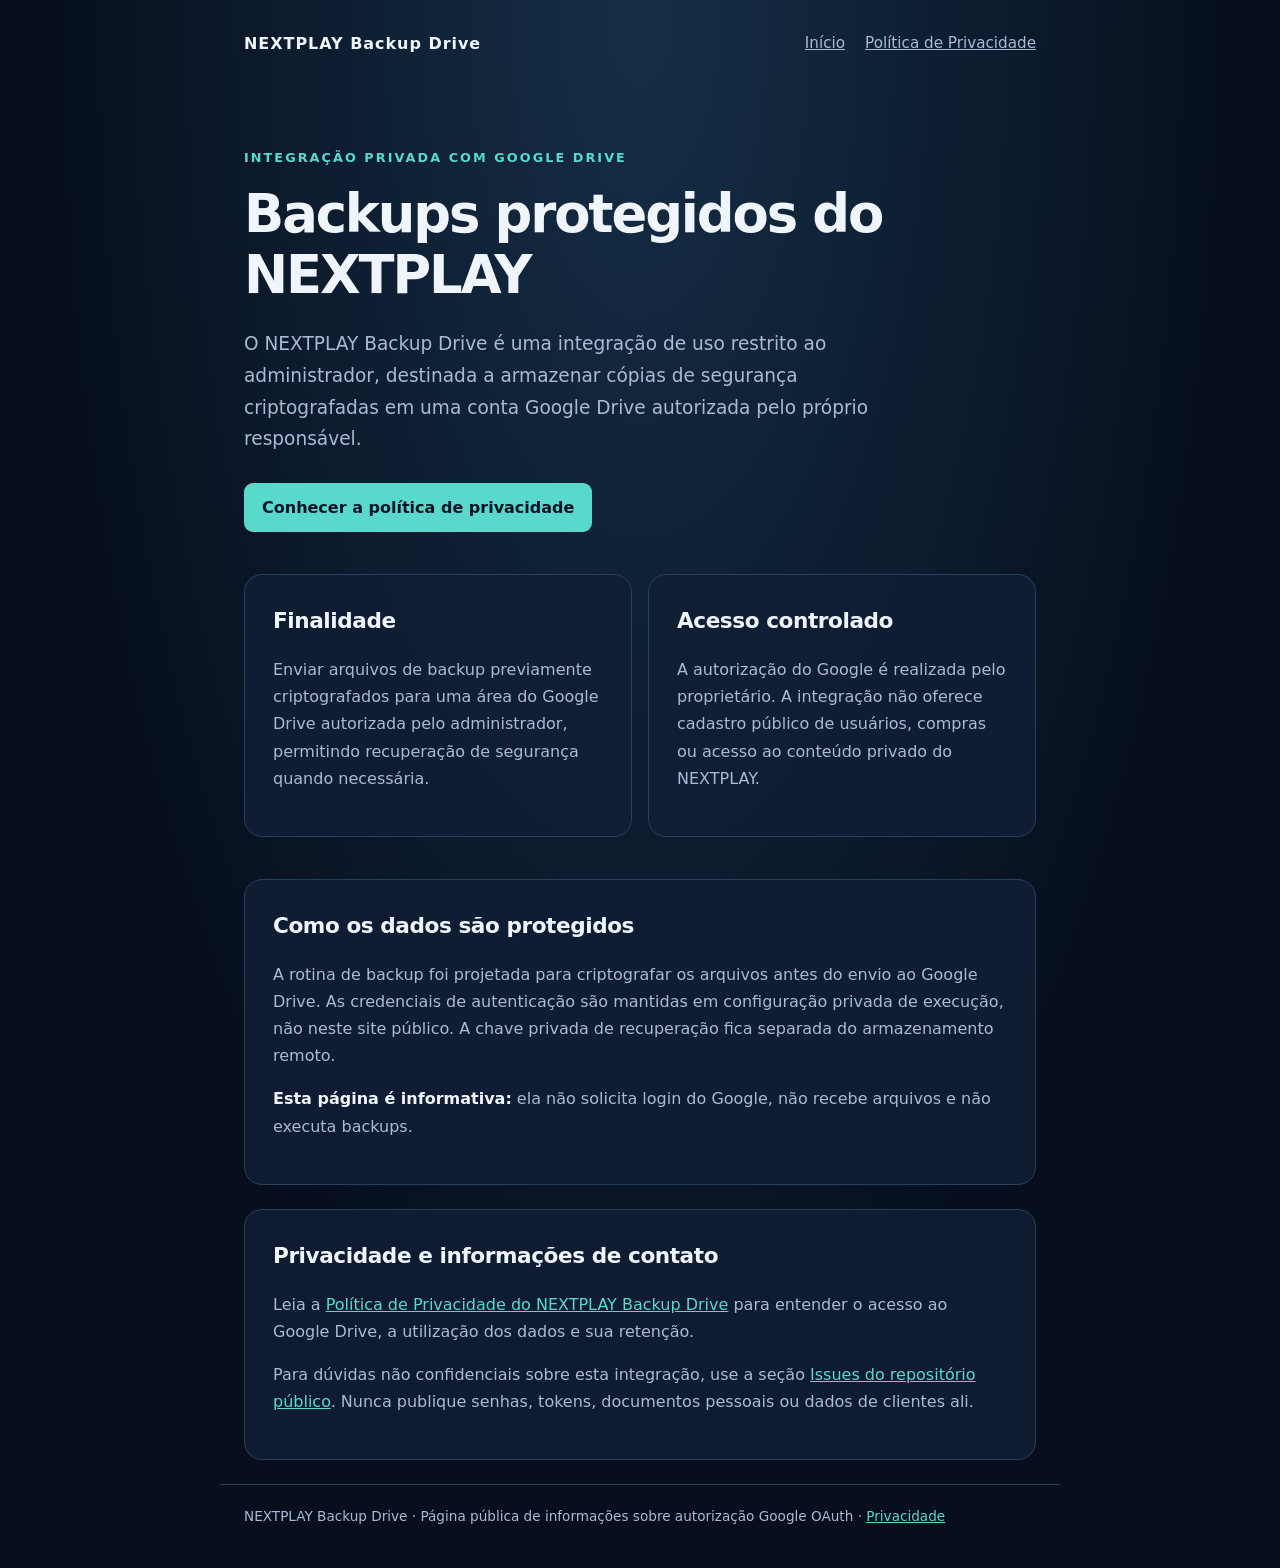
<file: index.html>
<!doctype html>
<html lang="pt-BR">
<head>
  <meta charset="utf-8">
  <meta name="viewport" content="width=device-width, initial-scale=1">
  <meta name="description" content="NEXTPLAY Backup Drive: integração privada para armazenar cópias criptografadas de segurança no Google Drive.">
  <title>NEXTPLAY Backup Drive — Sobre a integração</title>
  <link rel="stylesheet" href="style.css">
</head>
<body>
  <header>
    <a class="brand" href="./">NEXTPLAY Backup Drive</a>
    <nav aria-label="Navegação"><a href="./">Início</a><a href="privacidade.html">Política de Privacidade</a></nav>
  </header>
  <main>
    <section class="hero">
      <div class="kicker">Integração privada com Google Drive</div>
      <h1>Backups protegidos do NEXTPLAY</h1>
      <p class="lead">O NEXTPLAY Backup Drive é uma integração de uso restrito ao administrador, destinada a armazenar cópias de segurança criptografadas em uma conta Google Drive autorizada pelo próprio responsável.</p>
      <a class="button" href="privacidade.html">Conhecer a política de privacidade</a>
    </section>
    <section class="panels" aria-label="Como funciona">
      <div class="panel">
        <h2>Finalidade</h2>
        <p>Enviar arquivos de backup previamente criptografados para uma área do Google Drive autorizada pelo administrador, permitindo recuperação de segurança quando necessária.</p>
      </div>
      <div class="panel">
        <h2>Acesso controlado</h2>
        <p>A autorização do Google é realizada pelo proprietário. A integração não oferece cadastro público de usuários, compras ou acesso ao conteúdo privado do NEXTPLAY.</p>
      </div>
    </section>
    <section class="panel">
      <h2>Como os dados são protegidos</h2>
      <p>A rotina de backup foi projetada para criptografar os arquivos antes do envio ao Google Drive. As credenciais de autenticação são mantidas em configuração privada de execução, não neste site público. A chave privada de recuperação fica separada do armazenamento remoto.</p>
      <p><strong>Esta página é informativa:</strong> ela não solicita login do Google, não recebe arquivos e não executa backups.</p>
    </section>
    <section class="panel">
      <h2>Privacidade e informações de contato</h2>
      <p>Leia a <a href="privacidade.html">Política de Privacidade do NEXTPLAY Backup Drive</a> para entender o acesso ao Google Drive, a utilização dos dados e sua retenção.</p>
      <p>Para dúvidas não confidenciais sobre esta integração, use a seção <a href="https://github.com/negole1205-ship-it/nextplay-backup-oauth-pages/issues">Issues do repositório público</a>. Nunca publique senhas, tokens, documentos pessoais ou dados de clientes ali.</p>
    </section>
  </main>
  <footer>NEXTPLAY Backup Drive · Página pública de informações sobre autorização Google OAuth · <a href="privacidade.html">Privacidade</a></footer>
</body>
</html>
</file>
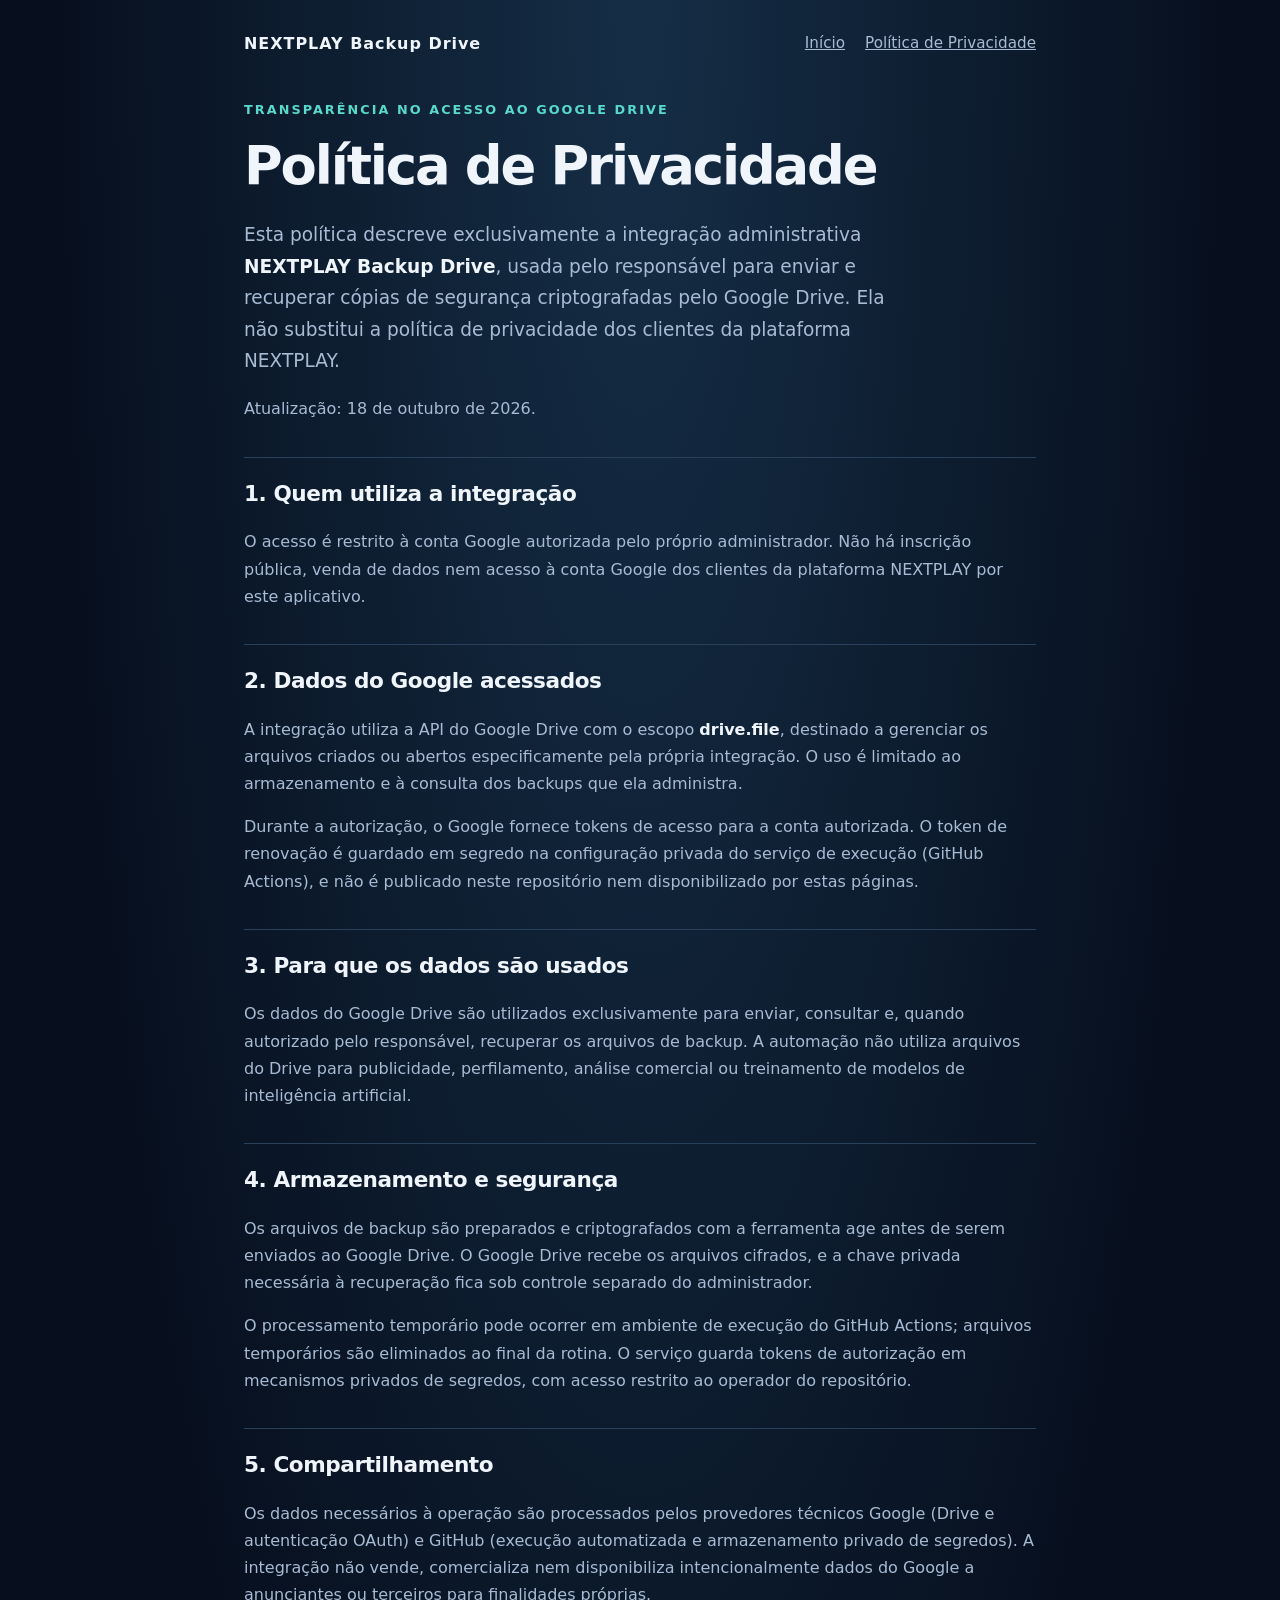
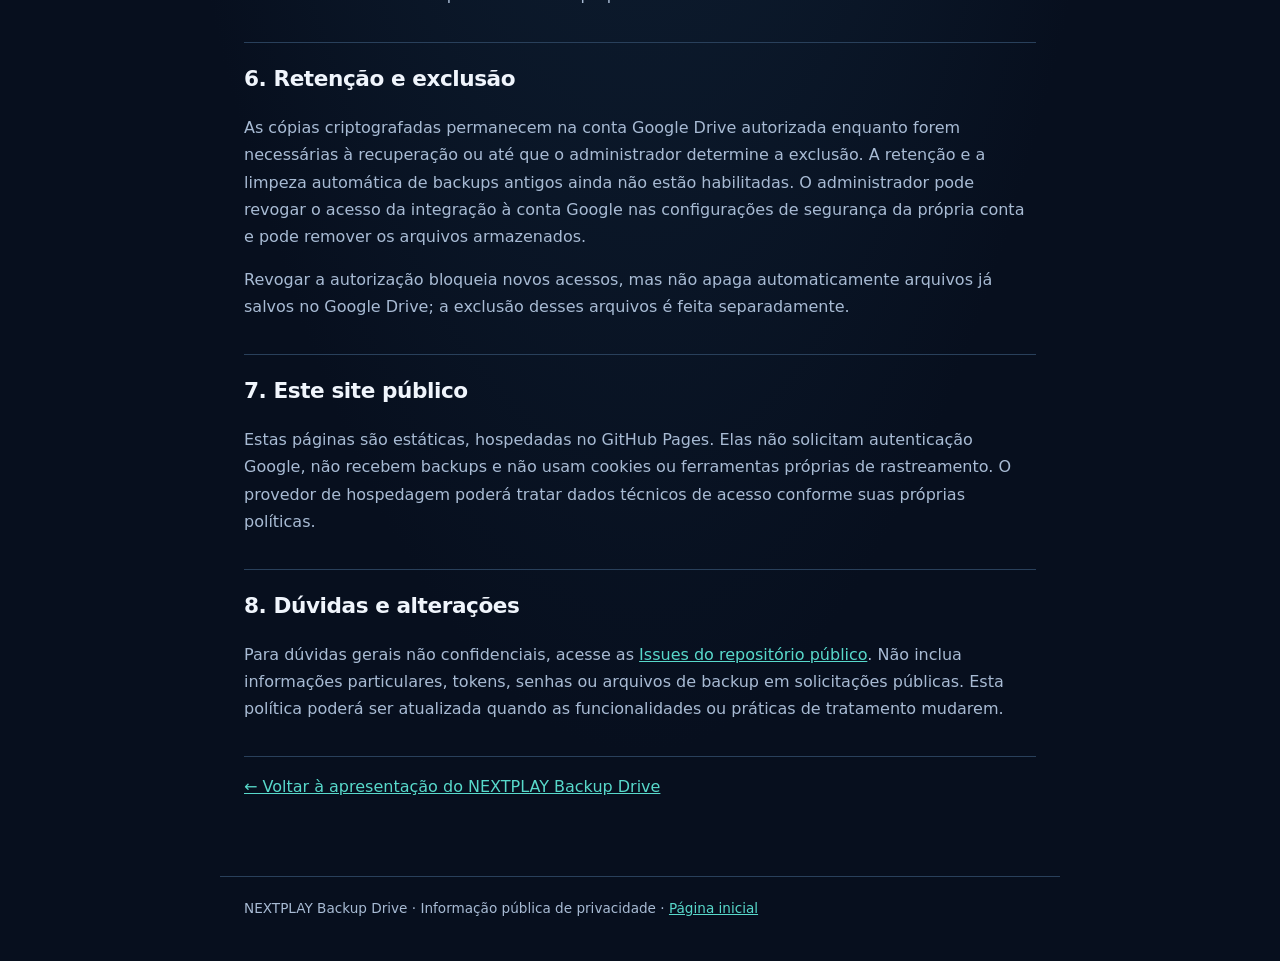
<file: privacidade.html>
<!doctype html>
<html lang="pt-BR">
<head>
  <meta charset="utf-8">
  <meta name="viewport" content="width=device-width, initial-scale=1">
  <meta name="description" content="Política de privacidade da integração NEXTPLAY Backup Drive com o Google Drive.">
  <title>Política de Privacidade — NEXTPLAY Backup Drive</title>
  <link rel="stylesheet" href="style.css">
</head>
<body>
  <header>
    <a class="brand" href="./">NEXTPLAY Backup Drive</a>
    <nav aria-label="Navegação"><a href="./">Início</a><a href="privacidade.html" aria-current="page">Política de Privacidade</a></nav>
  </header>
  <main class="prose">
    <section class="hero">
      <div class="kicker">Transparência no acesso ao Google Drive</div>
      <h1>Política de Privacidade</h1>
      <p class="lead">Esta política descreve exclusivamente a integração administrativa <strong>NEXTPLAY Backup Drive</strong>, usada pelo responsável para enviar e recuperar cópias de segurança criptografadas pelo Google Drive. Ela não substitui a política de privacidade dos clientes da plataforma NEXTPLAY.</p>
      <p>Atualização: 18 de outubro de 2026.</p>
    </section>
    <section>
      <h2>1. Quem utiliza a integração</h2>
      <p>O acesso é restrito à conta Google autorizada pelo próprio administrador. Não há inscrição pública, venda de dados nem acesso à conta Google dos clientes da plataforma NEXTPLAY por este aplicativo.</p>
    </section>
    <section>
      <h2>2. Dados do Google acessados</h2>
      <p>A integração utiliza a API do Google Drive com o escopo <strong>drive.file</strong>, destinado a gerenciar os arquivos criados ou abertos especificamente pela própria integração. O uso é limitado ao armazenamento e à consulta dos backups que ela administra.</p>
      <p>Durante a autorização, o Google fornece tokens de acesso para a conta autorizada. O token de renovação é guardado em segredo na configuração privada do serviço de execução (GitHub Actions), e não é publicado neste repositório nem disponibilizado por estas páginas.</p>
    </section>
    <section>
      <h2>3. Para que os dados são usados</h2>
      <p>Os dados do Google Drive são utilizados exclusivamente para enviar, consultar e, quando autorizado pelo responsável, recuperar os arquivos de backup. A automação não utiliza arquivos do Drive para publicidade, perfilamento, análise comercial ou treinamento de modelos de inteligência artificial.</p>
    </section>
    <section>
      <h2>4. Armazenamento e segurança</h2>
      <p>Os arquivos de backup são preparados e criptografados com a ferramenta age antes de serem enviados ao Google Drive. O Google Drive recebe os arquivos cifrados, e a chave privada necessária à recuperação fica sob controle separado do administrador.</p>
      <p>O processamento temporário pode ocorrer em ambiente de execução do GitHub Actions; arquivos temporários são eliminados ao final da rotina. O serviço guarda tokens de autorização em mecanismos privados de segredos, com acesso restrito ao operador do repositório.</p>
    </section>
    <section>
      <h2>5. Compartilhamento</h2>
      <p>Os dados necessários à operação são processados pelos provedores técnicos Google (Drive e autenticação OAuth) e GitHub (execução automatizada e armazenamento privado de segredos). A integração não vende, comercializa nem disponibiliza intencionalmente dados do Google a anunciantes ou terceiros para finalidades próprias.</p>
    </section>
    <section>
      <h2>6. Retenção e exclusão</h2>
      <p>As cópias criptografadas permanecem na conta Google Drive autorizada enquanto forem necessárias à recuperação ou até que o administrador determine a exclusão. A retenção e a limpeza automática de backups antigos ainda não estão habilitadas. O administrador pode revogar o acesso da integração à conta Google nas configurações de segurança da própria conta e pode remover os arquivos armazenados.</p>
      <p>Revogar a autorização bloqueia novos acessos, mas não apaga automaticamente arquivos já salvos no Google Drive; a exclusão desses arquivos é feita separadamente.</p>
    </section>
    <section>
      <h2>7. Este site público</h2>
      <p>Estas páginas são estáticas, hospedadas no GitHub Pages. Elas não solicitam autenticação Google, não recebem backups e não usam cookies ou ferramentas próprias de rastreamento. O provedor de hospedagem poderá tratar dados técnicos de acesso conforme suas próprias políticas.</p>
    </section>
    <section>
      <h2>8. Dúvidas e alterações</h2>
      <p>Para dúvidas gerais não confidenciais, acesse as <a href="https://github.com/negole1205-ship-it/nextplay-backup-oauth-pages/issues">Issues do repositório público</a>. Não inclua informações particulares, tokens, senhas ou arquivos de backup em solicitações públicas. Esta política poderá ser atualizada quando as funcionalidades ou práticas de tratamento mudarem.</p>
    </section>
    <p><a href="./">← Voltar à apresentação do NEXTPLAY Backup Drive</a></p>
  </main>
  <footer>NEXTPLAY Backup Drive · Informação pública de privacidade · <a href="./">Página inicial</a></footer>
</body>
</html>
</file>
<file: style.css>
:root{color-scheme:dark;--bg:#070f1e;--panel:#111f36;--text:#f0f5fc;--muted:#a8bbd4;--accent:#58d9cb;--border:#29405b}*{box-sizing:border-box}body{margin:0;font-family:system-ui,-apple-system,"Segoe UI",Roboto,Arial,sans-serif;background:radial-gradient(ellipse at top,#152e46 0%,var(--bg) 65%);color:var(--text);line-height:1.7}a{color:var(--accent)}a:hover{text-decoration:none}header,main,footer{max-width:840px;margin:auto;padding:0 24px}header{display:flex;align-items:center;justify-content:space-between;gap:20px;padding-top:30px;padding-bottom:24px}nav{display:flex;gap:20px;flex-wrap:wrap}nav a{font-size:.95rem;color:var(--muted)}.brand{font-weight:800;letter-spacing:.06em;color:var(--text);text-decoration:none}.kicker{font-size:.8rem;color:var(--accent);font-weight:700;letter-spacing:.16em;text-transform:uppercase}.hero{padding-top:66px;padding-bottom:42px}h1{font-size:clamp(2rem,6vw,3.3rem);line-height:1.16;letter-spacing:-.04em;margin:14px 0 23px}h2{font-size:1.35rem;letter-spacing:-.02em;margin:0 0 12px}h3{font-size:1rem;margin:26px 0 8px}.lead{font-size:1.16rem;color:var(--muted);max-width:670px}p,li{color:var(--muted)}strong{color:var(--text)}.panel{border:1px solid var(--border);border-radius:18px;background:rgba(17,31,54,.8);padding:28px;margin:24px 0}.panels{display:grid;grid-template-columns:repeat(2,minmax(0,1fr));gap:16px;margin-bottom:42px}.panels .panel{margin:0}.button{display:inline-block;background:var(--accent);color:#051525;text-decoration:none;border-radius:9px;padding:11px 18px;font-weight:700;margin-top:10px}.prose{padding-bottom:60px}.prose section{padding:18px 0;border-bottom:1px solid var(--border)}footer{border-top:1px solid var(--border);padding-top:20px;padding-bottom:40px;font-size:.85rem;color:var(--muted)}@media(max-width:620px){header{align-items:flex-start;flex-direction:column}.panels{grid-template-columns:1fr}.hero{padding-top:36px}.panel{padding:22px}}
</file>
